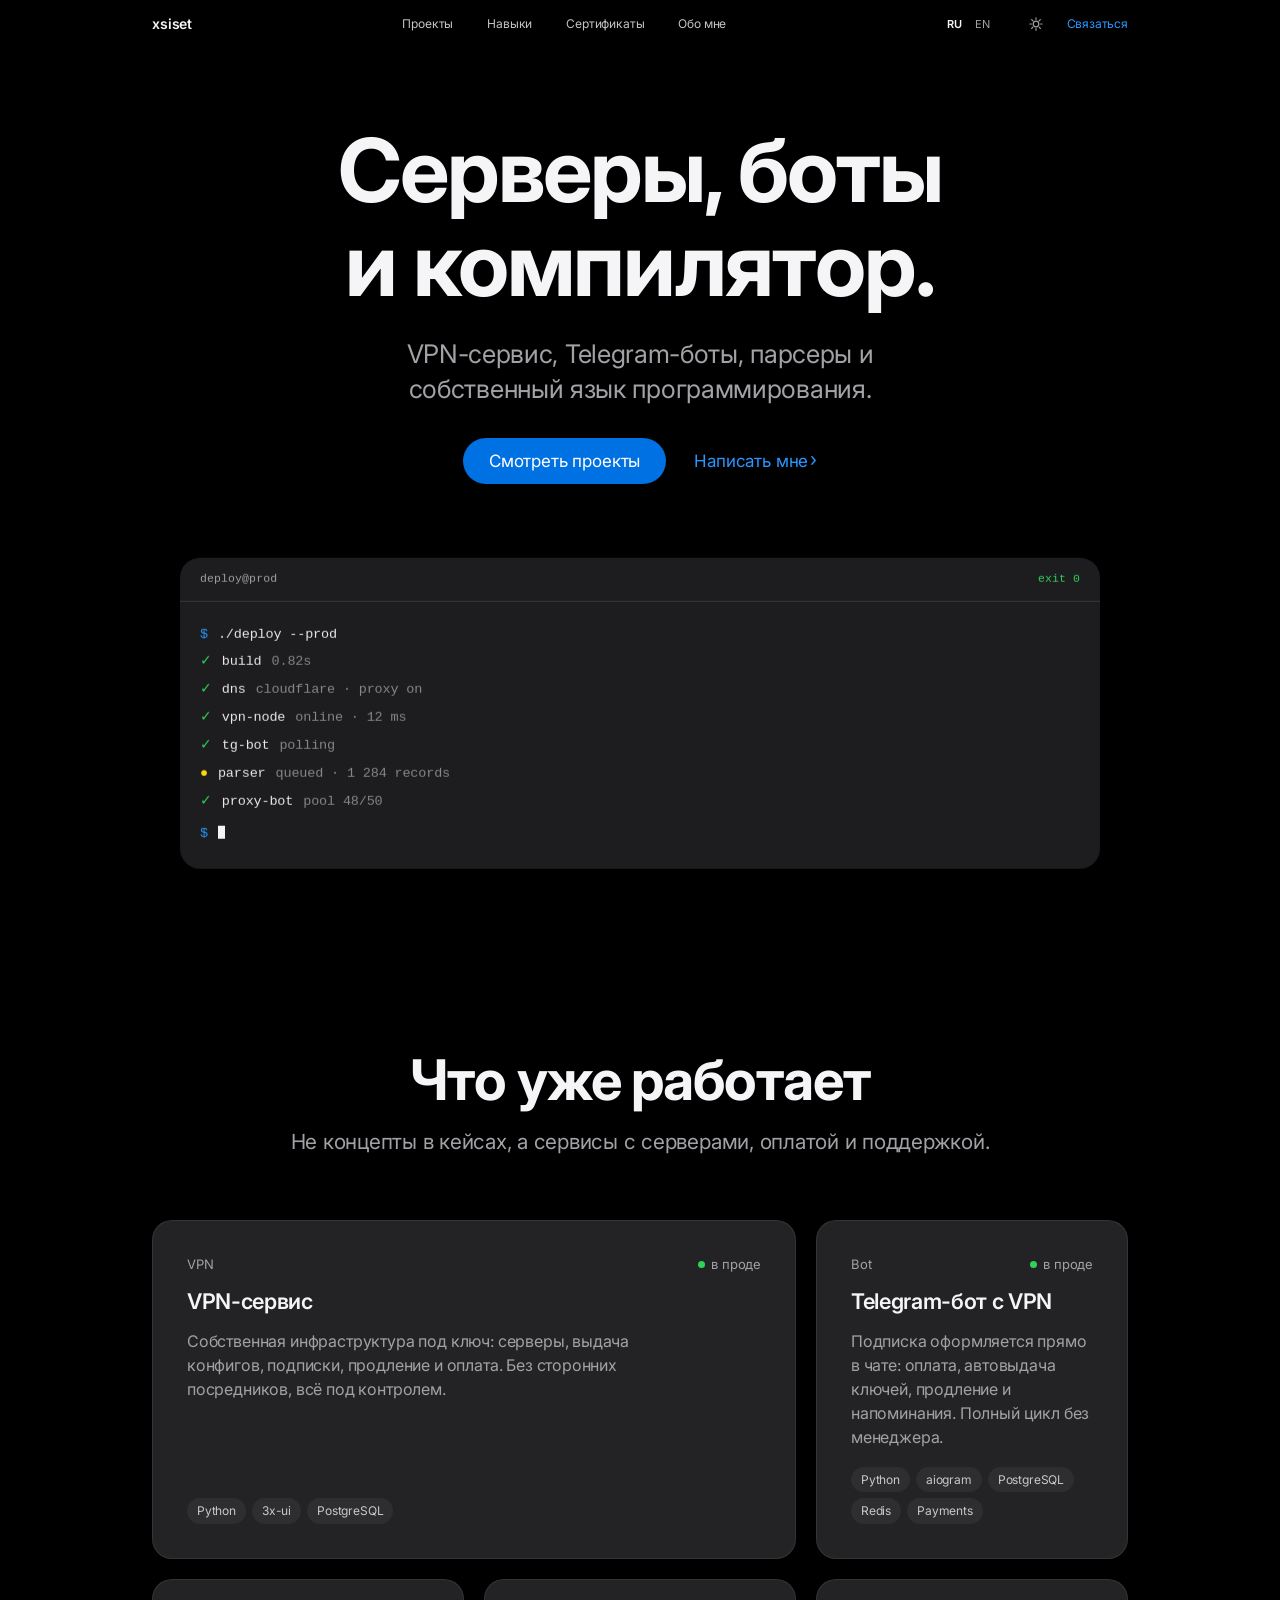
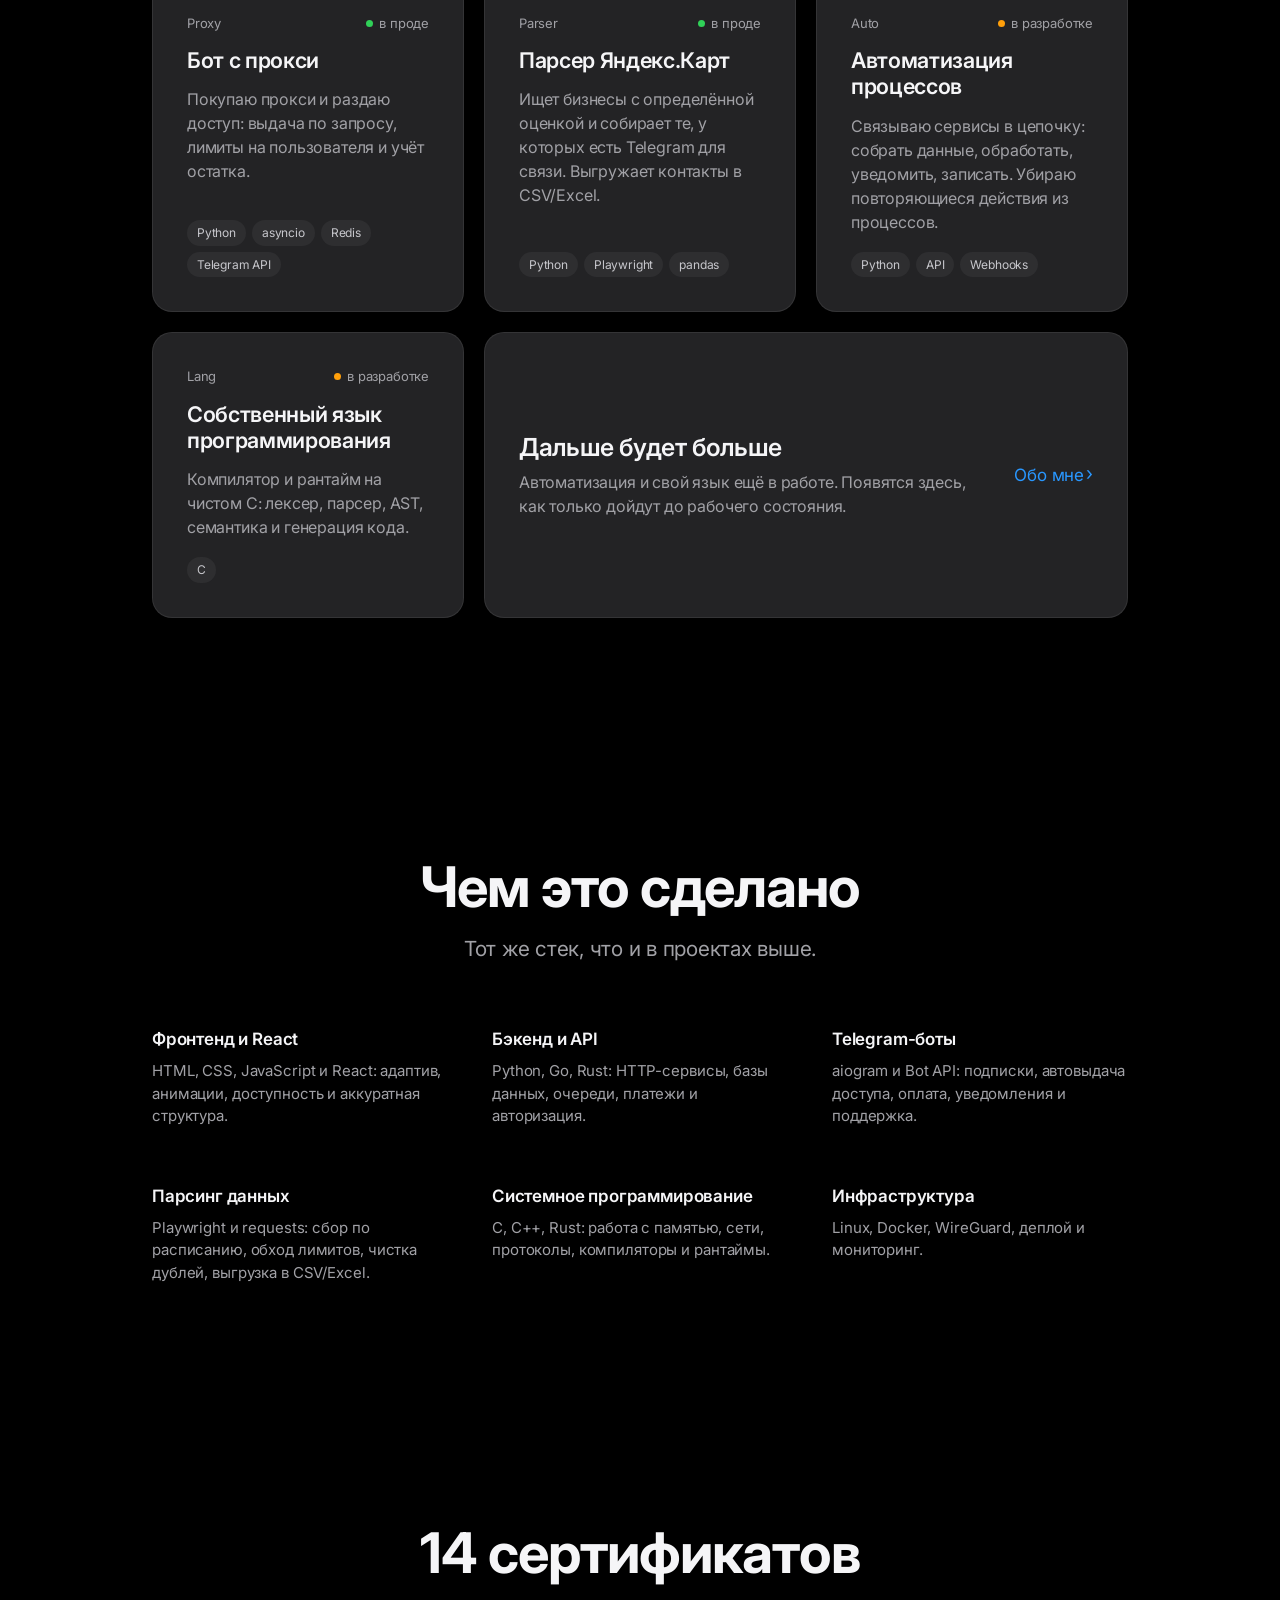
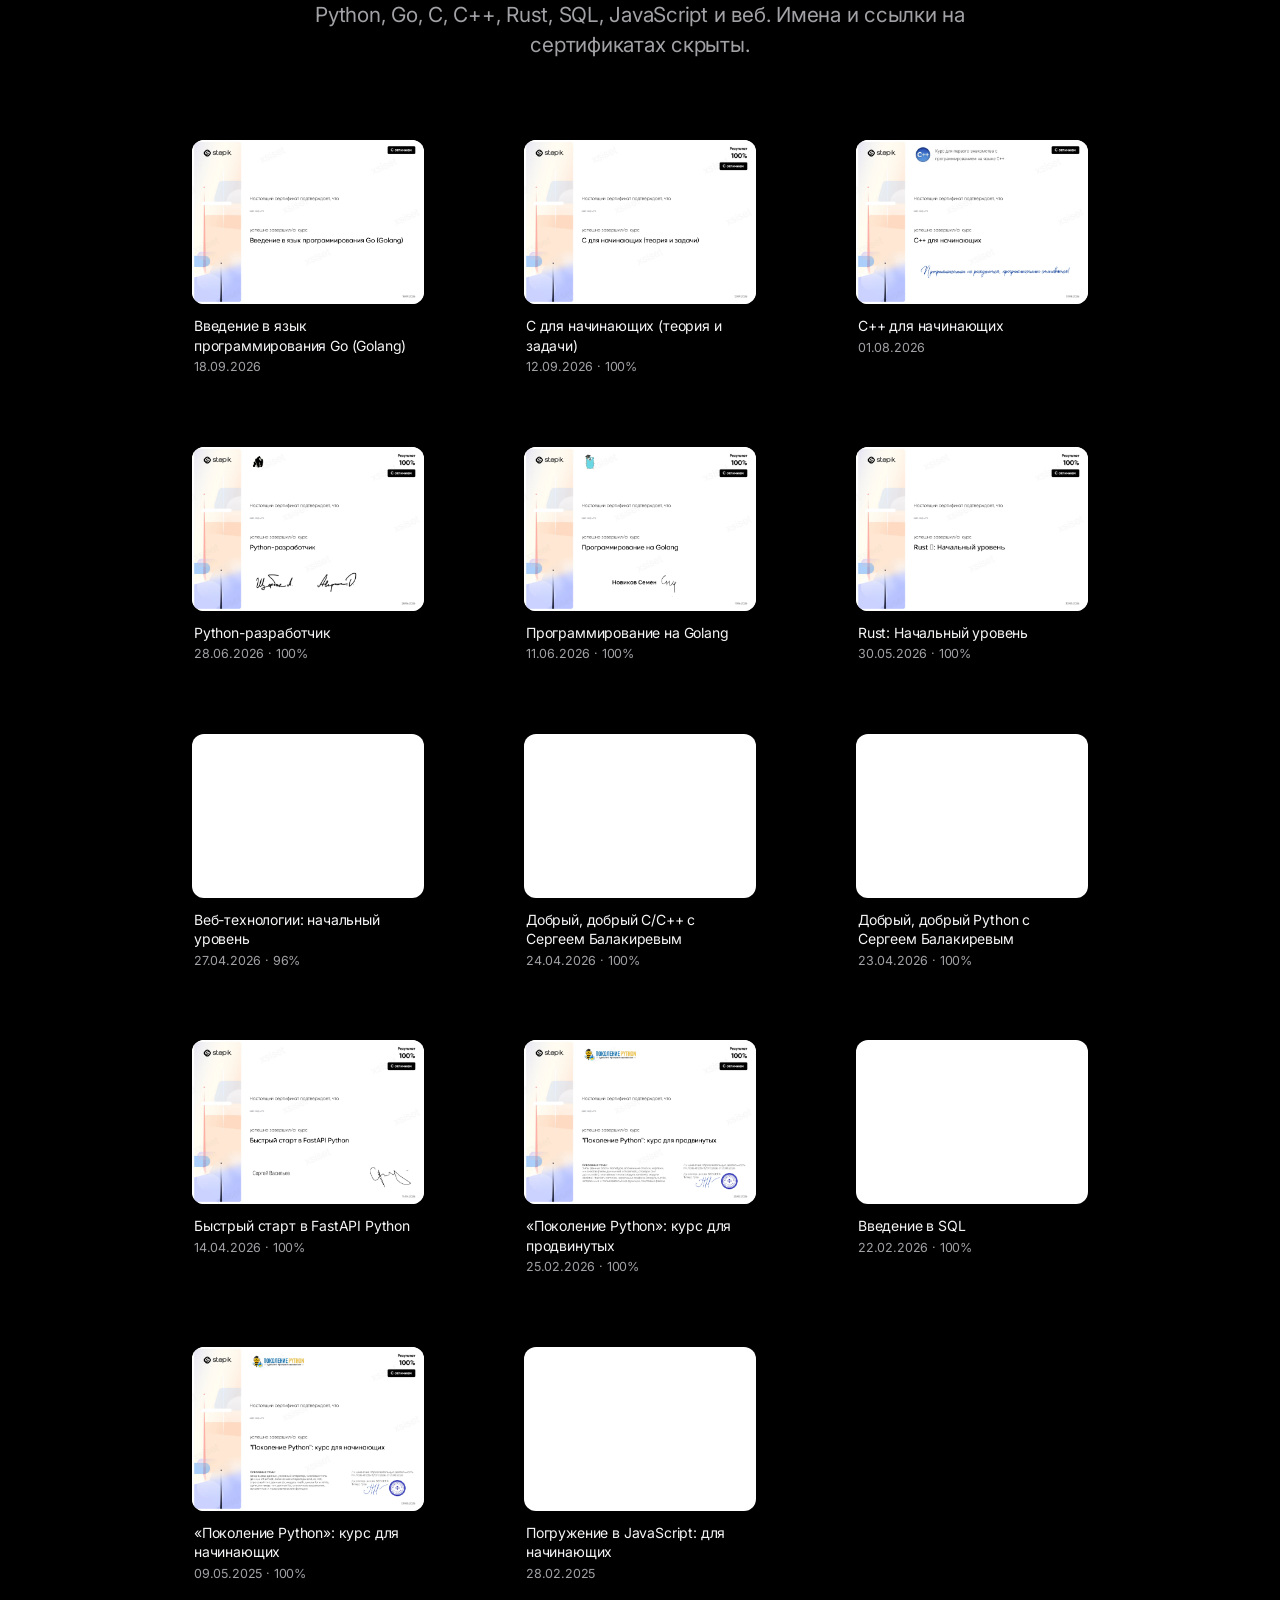
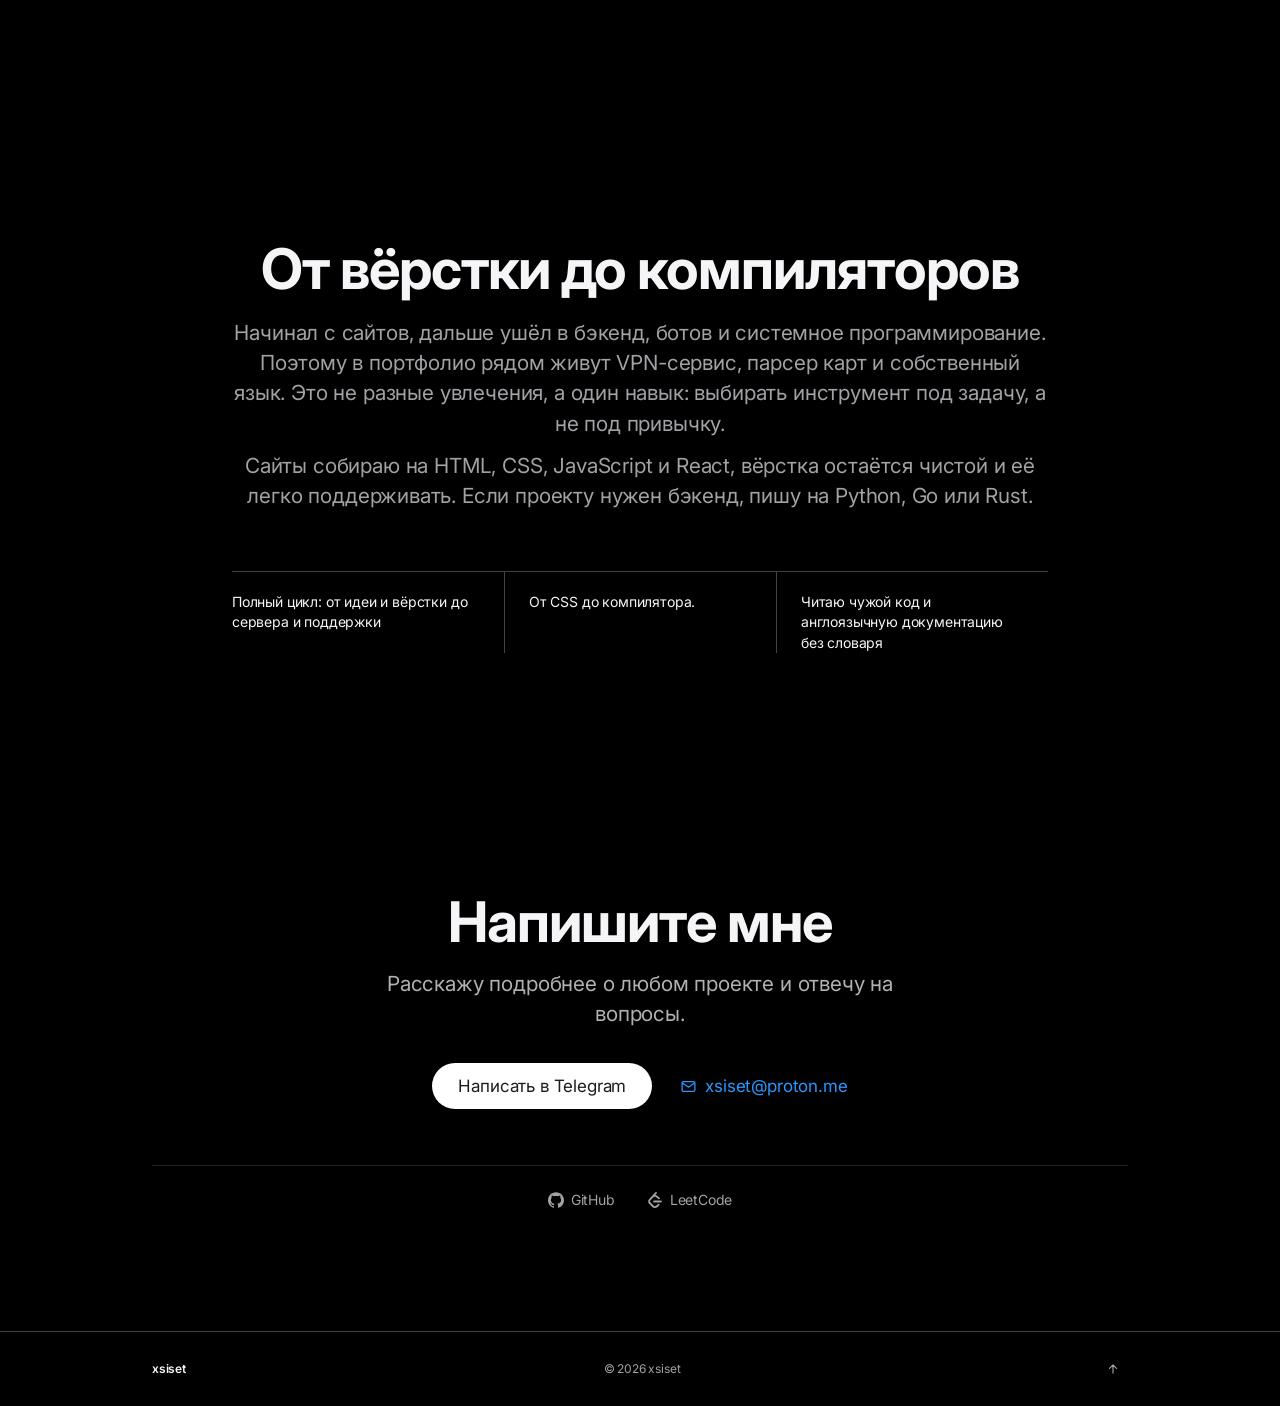
<file: index.html>
<!DOCTYPE html>
<html lang="ru">
<head>
<meta charset="UTF-8" />
<meta name="viewport" content="width=device-width, initial-scale=1" />
<title>xsiset · портфолио разработчика</title>
<meta name="description" content="Проекты и навыки разработчика: VPN-сервис, Telegram-боты, парсеры, автоматизация и собственный язык программирования. Python, Go, Rust, C, C++, JavaScript, React." />
<meta name="theme-color" content="#000000" />

<meta property="og:type" content="website" />
<meta property="og:site_name" content="xsiset" />
<meta property="og:title" content="xsiset · портфолио разработчика" />
<meta property="og:description" content="VPN-сервис, Telegram-боты, парсеры, автоматизация и собственный язык программирования. Python, Go, Rust, C, C++, JavaScript, React." />
<meta property="og:locale" content="ru_RU" />
<meta name="twitter:card" content="summary_large_image" />

<!-- После покупки домена: заменить example.com на свой и раскомментировать.
     Без абсолютного URL Telegram и соцсети превью не покажут.
<link rel="canonical" href="https://example.com/" />
<meta property="og:url" content="https://example.com/" />
<meta property="og:image" content="https://example.com/og-image.png" />
<meta property="og:image:width" content="1200" />
<meta property="og:image:height" content="630" />
<meta property="og:image:alt" content="xsiset: портфолио разработчика" />
<meta name="twitter:image" content="https://example.com/og-image.png" />
-->

<link rel="icon" href="data:image/svg+xml,%3Csvg xmlns='http://www.w3.org/2000/svg' viewBox='0 0 64 64'%3E%3Crect width='64' height='64' rx='14' fill='%23ffffff'/%3E%3Cpath d='M20 20l24 24M44 20L20 44' stroke='%231d1d1f' stroke-width='6' stroke-linecap='round' fill='none'/%3E%3C/svg%3E" />

<link rel="preconnect" href="https://fonts.googleapis.com" />
<link rel="preconnect" href="https://fonts.gstatic.com" crossorigin />
<link rel="stylesheet" href="https://fonts.googleapis.com/css2?family=Inter:wght@400;500;600;700&display=swap" />

<script>try{if(localStorage.getItem('xsiset-theme')==='light')document.documentElement.setAttribute('data-theme','light')}catch(e){}document.documentElement.className += ' js';setTimeout(function(){if(!document.documentElement.classList.contains('js-ready')){document.documentElement.classList.add('js-safe')}},2500);</script>
<link rel="stylesheet" href="style.css?v=20261031c" />
</head>
<body>

<a class="skip" href="#top" data-i18n="a11y.skip">К содержимому</a>

<!-- ================= HEADER ================= -->
<header class="hdr" id="hdr">
  <div class="wrap hdr__in">
    <a class="brand" href="#top">
      <span class="brand__text" data-i18n="brand">xsiset</span>
    </a>

    <nav class="nav" id="nav">
      <a href="#projects" data-i18n="nav.projects">Проекты</a>
      <a href="#skills" data-i18n="nav.skills">Навыки</a>
      <a href="#certs" data-i18n="nav.certs">Сертификаты</a>
      <a href="#about" data-i18n="nav.about">Обо мне</a>
    </nav>

    <div class="hdr__right">
      <div class="lang" role="group" aria-label="Язык" data-i18n-aria="aria.lang">
        <button type="button" class="lang__btn is-active" data-lang="ru" aria-pressed="true">RU</button>
        <button type="button" class="lang__btn" data-lang="en" aria-pressed="false">EN</button>
      </div>
      <button type="button" class="theme-btn" id="themeBtn" aria-label="Сменить тему" data-i18n-aria="aria.theme">
        <svg class="theme-btn__sun" viewBox="0 0 24 24" fill="none" stroke="currentColor" stroke-width="1.8" stroke-linecap="round" aria-hidden="true"><circle cx="12" cy="12" r="4.2"/><path d="M12 2.8v2.2M12 19v2.2M2.8 12H5M19 12h2.2M5.5 5.5l1.6 1.6M16.9 16.9l1.6 1.6M18.5 5.5l-1.6 1.6M7.1 16.9l-1.6 1.6"/></svg>
        <svg class="theme-btn__moon" viewBox="0 0 24 24" fill="none" stroke="currentColor" stroke-width="1.8" stroke-linecap="round" stroke-linejoin="round" aria-hidden="true"><path d="M20 14.2A8.2 8.2 0 0 1 9.8 4a8.2 8.2 0 1 0 10.2 10.2Z"/></svg>
      </button>
      <a class="hdr__cta" href="#contact" data-i18n="nav.cta">Связаться</a>
      <button type="button" class="burger" id="burger" aria-label="Меню" data-i18n-aria="aria.menu" aria-expanded="false" aria-controls="nav">
        <span></span><span></span>
      </button>
    </div>
  </div>
</header>

<main id="top" tabindex="-1">

<!-- ================= HERO ================= -->
<section class="hero">
  <div class="wrap">
    <h1 class="hero__title">
      <span class="hero__line"><span data-i18n="hero.t1">Серверы, боты</span></span>
      <span class="hero__line"><span data-i18n="hero.t2">и компилятор.</span></span>
    </h1>

    <p class="hero__tagline" data-i18n="hero.text">
      VPN-сервис, Telegram-боты, парсеры и собственный язык программирования.
    </p>

    <div class="hero__actions">
      <a class="btn btn--primary" href="#projects" data-i18n="hero.cta1">Смотреть проекты</a>
      <a class="link-cta" href="#contact" data-i18n="hero.cta2">Написать мне</a>
    </div>

    <div class="hero__visual">
      <div class="term" role="img" aria-label="Терминал с логом деплоя" data-i18n-aria="aria.term">
        <div class="term__bar">
          <span class="term__name">deploy@prod</span>
          <span class="term__state">exit 0</span>
        </div>
        <div class="term__body">
          <p><span class="c-p">$</span> ./deploy --prod</p>
          <p><span class="c-ok">✓</span> build <span class="c-mut">0.82s</span></p>
          <p><span class="c-ok">✓</span> dns <span class="c-mut">cloudflare · proxy on</span></p>
          <p><span class="c-ok">✓</span> vpn-node <span class="c-mut">online · 12 ms</span></p>
          <p><span class="c-ok">✓</span> tg-bot <span class="c-mut">polling</span></p>
          <p><span class="c-warn">●</span> parser <span class="c-mut">queued · 1 284 records</span></p>
          <p><span class="c-ok">✓</span> proxy-bot <span class="c-mut">pool 48/50</span></p>
          <p class="term__line"><span class="c-p">$</span> <span class="c-cursor" aria-hidden="true"></span></p>
        </div>
      </div>
    </div>
  </div>
</section>

<!-- ================= PROJECTS ================= -->
<section class="sec" id="projects">
  <div class="wrap">
    <header class="sec__head reveal">
      <h2 data-i18n="proj.title">Что уже работает</h2>
      <p class="lead" data-i18n="proj.text">
        Не концепты в кейсах, а сервисы с серверами, оплатой и поддержкой.
      </p>
    </header>

    <div class="card-grid">

      <!-- Featured -->
      <article class="card card--wide reveal">
        <div class="card__top">
          <span class="card__tag">VPN</span>
          <span class="status status--live"><i></i><span data-i18n="status.live">в проде</span></span>
        </div>
        <h3 data-i18n="p1.name">VPN-сервис</h3>
        <p data-i18n="p1.desc">
          Собственная инфраструктура под ключ: серверы, выдача конфигов, подписки, продление и оплата.
          Без сторонних посредников, всё под контролем.
        </p>
        <ul class="tags">
          <li>Python</li><li>3x-ui</li><li>PostgreSQL</li>
        </ul>
      </article>

      <article class="card reveal" style="--d:60ms">
        <div class="card__top">
          <span class="card__tag">Bot</span>
          <span class="status status--live"><i></i><span data-i18n="status.live">в проде</span></span>
        </div>
        <h3 data-i18n="p2.name">Telegram-бот с VPN</h3>
        <p data-i18n="p2.desc">
          Подписка оформляется прямо в чате: оплата, автовыдача ключей, продление и напоминания.
          Полный цикл без менеджера.
        </p>
        <ul class="tags"><li>Python</li><li>aiogram</li><li>PostgreSQL</li><li>Redis</li><li>Payments</li></ul>
      </article>

      <article class="card reveal">
        <div class="card__top">
          <span class="card__tag">Proxy</span>
          <span class="status status--live"><i></i><span data-i18n="status.live">в проде</span></span>
        </div>
        <h3 data-i18n="p3.name">Бот с прокси</h3>
        <p data-i18n="p3.desc">
          Покупаю прокси и раздаю доступ: выдача по запросу, лимиты на пользователя и учёт остатка.
        </p>
        <ul class="tags"><li>Python</li><li>asyncio</li><li>Redis</li><li>Telegram API</li></ul>
      </article>

      <article class="card reveal">
        <div class="card__top">
          <span class="card__tag">Parser</span>
          <span class="status status--live"><i></i><span data-i18n="status.live">в проде</span></span>
        </div>
        <h3 data-i18n="p4.name">Парсер Яндекс.Карт</h3>
        <p data-i18n="p4.desc">
          Ищет бизнесы с определённой оценкой и собирает те, у которых есть Telegram для связи.
          Выгружает контакты в CSV/Excel.
        </p>
        <ul class="tags"><li>Python</li><li>Playwright</li><li>pandas</li></ul>
      </article>

      <article class="card reveal" style="--d:60ms">
        <div class="card__top">
          <span class="card__tag">Auto</span>
          <span class="status status--dev"><i></i><span data-i18n="status.dev">в разработке</span></span>
        </div>
        <h3 data-i18n="p5.name">Автоматизация процессов</h3>
        <p data-i18n="p5.desc">
          Связываю сервисы в цепочку: собрать данные, обработать, уведомить, записать.
          Убираю повторяющиеся действия из процессов.
        </p>
        <ul class="tags"><li>Python</li><li>API</li><li>Webhooks</li></ul>
      </article>

      <article class="card reveal">
        <div class="card__top">
          <span class="card__tag">Lang</span>
          <span class="status status--dev"><i></i><span data-i18n="status.dev">в разработке</span></span>
        </div>
        <h3 data-i18n="p6.name">Собственный язык программирования</h3>
        <p data-i18n="p6.desc">
          Компилятор и рантайм на чистом C: лексер, парсер, AST, семантика и генерация кода.
        </p>
        <ul class="tags"><li>C</li></ul>
      </article>

      <article class="card card--cta reveal" style="--d:60ms">
        <div>
          <h3 data-i18n="proj.ctaTitle">Дальше будет больше</h3>
          <p data-i18n="proj.ctaText">Автоматизация и свой язык ещё в работе. Появятся здесь, как только дойдут до рабочего состояния.</p>
        </div>
        <a class="link-cta" href="#about" data-i18n="proj.ctaBtn">Обо мне</a>
      </article>

    </div>
  </div>
</section>

<!-- ================= SKILLS ================= -->
<section class="sec" id="skills">
  <div class="wrap">
    <header class="sec__head reveal">
      <h2 data-i18n="sk.title">Чем это сделано</h2>
      <p class="lead" data-i18n="sk.text">
        Тот же стек, что и в проектах выше.
      </p>
    </header>

    <div class="serv-grid">
      <article class="serv reveal">
        <h3 data-i18n="k1.t">Фронтенд и React</h3>
        <p data-i18n="k1.d">HTML, CSS, JavaScript и React: адаптив, анимации, доступность и аккуратная структура.</p>
      </article>
      <article class="serv reveal" style="--d:60ms">
        <h3 data-i18n="k2.t">Бэкенд и API</h3>
        <p data-i18n="k2.d">Python, Go, Rust: HTTP-сервисы, базы данных, очереди, платежи и авторизация.</p>
      </article>
      <article class="serv reveal" style="--d:120ms">
        <h3 data-i18n="k3.t">Telegram-боты</h3>
        <p data-i18n="k3.d">aiogram и Bot API: подписки, автовыдача доступа, оплата, уведомления и поддержка.</p>
      </article>
      <article class="serv reveal">
        <h3 data-i18n="k4.t">Парсинг данных</h3>
        <p data-i18n="k4.d">Playwright и requests: сбор по расписанию, обход лимитов, чистка дублей, выгрузка в CSV/Excel.</p>
      </article>
      <article class="serv reveal" style="--d:60ms">
        <h3 data-i18n="k5.t">Системное программирование</h3>
        <p data-i18n="k5.d">C, C++, Rust: работа с памятью, сети, протоколы, компиляторы и рантаймы.</p>
      </article>
      <article class="serv reveal" style="--d:120ms">
        <h3 data-i18n="k6.t">Инфраструктура</h3>
        <p data-i18n="k6.d">Linux, Docker, WireGuard, деплой и мониторинг.</p>
      </article>
    </div>
  </div>
</section>

<!-- ================= CERTIFICATES ================= -->
<section class="sec" id="certs">
  <div class="wrap">
    <header class="sec__head reveal">
      <h2 data-i18n="cert.title">14 сертификатов</h2>
      <p class="lead" data-i18n="cert.text">
        Python, Go, C, C++, Rust, SQL, JavaScript и веб. Имена и ссылки на сертификатах скрыты.
      </p>
    </header>

    <div class="cert-grid" id="certGrid">
      <figure class="cert-card reveal">
        <div class="cert-card__img">
          <img src="certs/cert-01.webp" alt="Сертификат: Введение в язык программирования Go (Golang)" width="1521" height="1075" loading="lazy" decoding="async" draggable="false">
          <span class="cert-card__shield" aria-hidden="true"></span>
        </div>
        <figcaption>
          <span class="cert-card__name">Введение в язык программирования Go (Golang)</span>
          <span class="cert-card__meta">18.09.2026</span>
        </figcaption>
      </figure>
      <figure class="cert-card reveal">
        <div class="cert-card__img">
          <img src="certs/cert-02.webp" alt="Сертификат: C для начинающих (теория и задачи)" width="1521" height="1075" loading="lazy" decoding="async" draggable="false">
          <span class="cert-card__shield" aria-hidden="true"></span>
        </div>
        <figcaption>
          <span class="cert-card__name">C для начинающих (теория и задачи)</span>
          <span class="cert-card__meta">12.09.2026 · 100%</span>
        </figcaption>
      </figure>
      <figure class="cert-card reveal">
        <div class="cert-card__img">
          <img src="certs/cert-03.webp" alt="Сертификат: C++ для начинающих" width="1521" height="1075" loading="lazy" decoding="async" draggable="false">
          <span class="cert-card__shield" aria-hidden="true"></span>
        </div>
        <figcaption>
          <span class="cert-card__name">C++ для начинающих</span>
          <span class="cert-card__meta">01.08.2026</span>
        </figcaption>
      </figure>
      <figure class="cert-card reveal">
        <div class="cert-card__img">
          <img src="certs/cert-04.webp" alt="Сертификат: Python-разработчик" width="1521" height="1075" loading="lazy" decoding="async" draggable="false">
          <span class="cert-card__shield" aria-hidden="true"></span>
        </div>
        <figcaption>
          <span class="cert-card__name">Python-разработчик</span>
          <span class="cert-card__meta">28.06.2026 · 100%</span>
        </figcaption>
      </figure>
      <figure class="cert-card reveal">
        <div class="cert-card__img">
          <img src="certs/cert-05.webp" alt="Сертификат: Программирование на Golang" width="1521" height="1075" loading="lazy" decoding="async" draggable="false">
          <span class="cert-card__shield" aria-hidden="true"></span>
        </div>
        <figcaption>
          <span class="cert-card__name">Программирование на Golang</span>
          <span class="cert-card__meta">11.06.2026 · 100%</span>
        </figcaption>
      </figure>
      <figure class="cert-card reveal">
        <div class="cert-card__img">
          <img src="certs/cert-06.webp" alt="Сертификат: Rust: Начальный уровень" width="1521" height="1075" loading="lazy" decoding="async" draggable="false">
          <span class="cert-card__shield" aria-hidden="true"></span>
        </div>
        <figcaption>
          <span class="cert-card__name">Rust: Начальный уровень</span>
          <span class="cert-card__meta">30.05.2026 · 100%</span>
        </figcaption>
      </figure>
      <figure class="cert-card reveal">
        <div class="cert-card__img">
          <img src="certs/cert-07.webp" alt="Сертификат: Веб-технологии: начальный уровень" width="1521" height="1075" loading="lazy" decoding="async" draggable="false">
          <span class="cert-card__shield" aria-hidden="true"></span>
        </div>
        <figcaption>
          <span class="cert-card__name">Веб-технологии: начальный уровень</span>
          <span class="cert-card__meta">27.04.2026 · 96%</span>
        </figcaption>
      </figure>
      <figure class="cert-card reveal">
        <div class="cert-card__img">
          <img src="certs/cert-08.webp" alt="Сертификат: Добрый, добрый C/C++ с Сергеем Балакиревым" width="1521" height="1075" loading="lazy" decoding="async" draggable="false">
          <span class="cert-card__shield" aria-hidden="true"></span>
        </div>
        <figcaption>
          <span class="cert-card__name">Добрый, добрый C/C++ с Сергеем Балакиревым</span>
          <span class="cert-card__meta">24.04.2026 · 100%</span>
        </figcaption>
      </figure>
      <figure class="cert-card reveal">
        <div class="cert-card__img">
          <img src="certs/cert-09.webp" alt="Сертификат: Добрый, добрый Python с Сергеем Балакиревым" width="1521" height="1075" loading="lazy" decoding="async" draggable="false">
          <span class="cert-card__shield" aria-hidden="true"></span>
        </div>
        <figcaption>
          <span class="cert-card__name">Добрый, добрый Python с Сергеем Балакиревым</span>
          <span class="cert-card__meta">23.04.2026 · 100%</span>
        </figcaption>
      </figure>
      <figure class="cert-card reveal">
        <div class="cert-card__img">
          <img src="certs/cert-10.webp" alt="Сертификат: Быстрый старт в FastAPI Python" width="1521" height="1075" loading="lazy" decoding="async" draggable="false">
          <span class="cert-card__shield" aria-hidden="true"></span>
        </div>
        <figcaption>
          <span class="cert-card__name">Быстрый старт в FastAPI Python</span>
          <span class="cert-card__meta">14.04.2026 · 100%</span>
        </figcaption>
      </figure>
      <figure class="cert-card reveal">
        <div class="cert-card__img">
          <img src="certs/cert-11.webp" alt="Сертификат: «Поколение Python»: курс для продвинутых" width="1521" height="1075" loading="lazy" decoding="async" draggable="false">
          <span class="cert-card__shield" aria-hidden="true"></span>
        </div>
        <figcaption>
          <span class="cert-card__name">«Поколение Python»: курс для продвинутых</span>
          <span class="cert-card__meta">25.02.2026 · 100%</span>
        </figcaption>
      </figure>
      <figure class="cert-card reveal">
        <div class="cert-card__img">
          <img src="certs/cert-12.webp" alt="Сертификат: Введение в SQL" width="1521" height="1075" loading="lazy" decoding="async" draggable="false">
          <span class="cert-card__shield" aria-hidden="true"></span>
        </div>
        <figcaption>
          <span class="cert-card__name">Введение в SQL</span>
          <span class="cert-card__meta">22.02.2026 · 100%</span>
        </figcaption>
      </figure>
      <figure class="cert-card reveal">
        <div class="cert-card__img">
          <img src="certs/cert-13.webp" alt="Сертификат: «Поколение Python»: курс для начинающих" width="1521" height="1075" loading="lazy" decoding="async" draggable="false">
          <span class="cert-card__shield" aria-hidden="true"></span>
        </div>
        <figcaption>
          <span class="cert-card__name">«Поколение Python»: курс для начинающих</span>
          <span class="cert-card__meta">09.05.2025 · 100%</span>
        </figcaption>
      </figure>
      <figure class="cert-card reveal">
        <div class="cert-card__img">
          <img src="certs/cert-14.webp" alt="Сертификат: Погружение в JavaScript: для начинающих" width="1521" height="1075" loading="lazy" decoding="async" draggable="false">
          <span class="cert-card__shield" aria-hidden="true"></span>
        </div>
        <figcaption>
          <span class="cert-card__name">Погружение в JavaScript: для начинающих</span>
          <span class="cert-card__meta">28.02.2025</span>
        </figcaption>
      </figure>
    </div>
  </div>
</section>

<!-- ================= ABOUT ================= -->
<section class="sec" id="about">
  <div class="wrap about">
    <div class="about__body reveal">
      <h2 data-i18n="about.title">От вёрстки до компиляторов</h2>
      <p data-i18n="about.text1">
        Начинал с сайтов, дальше ушёл в бэкенд, ботов и системное программирование. Поэтому в портфолио рядом
        живут VPN-сервис, парсер карт и собственный язык. Это не разные увлечения, а один навык:
        выбирать инструмент под задачу, а не под привычку.
      </p>
      <p data-i18n="about.text2">
        Сайты собираю на HTML, CSS, JavaScript и React, вёрстка остаётся чистой и её легко поддерживать.
        Если проекту нужен бэкенд, пишу на Python, Go или Rust.
      </p>

      <ul class="about__facts">
        <li><span data-i18n="about.f1">Полный цикл: от идеи и вёрстки до сервера и поддержки</span></li>
        <li><span data-i18n="about.f2">От CSS до компилятора.</span></li>
        <li><span data-i18n="about.f3">Читаю чужой код и англоязычную документацию без словаря</span></li>
      </ul>
    </div>
  </div>
</section>

<!-- ================= CONTACT ================= -->
<section class="sec sec--dark sec--contact" id="contact">
  <div class="wrap">
    <div class="cta reveal">
      <h2 data-i18n="cta.title">Напишите мне</h2>
      <p class="cta__text" data-i18n="cta.text">
        Расскажу подробнее о любом проекте и отвечу на вопросы.
      </p>

      <div class="cta__actions">
        <a class="btn btn--light" href="https://t.me/xsiset" target="_blank" rel="noopener" data-i18n="cta.tg">Написать в Telegram</a>
        <a class="cta__mail" id="mailBtn" href="mailto:xsiset@proton.me" data-email="xsiset@proton.me" aria-label="Скопировать адрес почты xsiset@proton.me" data-i18n-aria="aria.mail">
          <svg viewBox="0 0 24 24" fill="none" stroke="currentColor" stroke-width="1.8" stroke-linecap="round" stroke-linejoin="round" aria-hidden="true"><rect x="3" y="5" width="18" height="14" rx="2"/><path d="m3.5 7 8.5 6 8.5-6"/></svg>
          <span data-i18n="cta.mail">xsiset@proton.me</span>
        </a>
      </div>

      <p class="sr-only cta__status" id="mailStatus" role="status" aria-live="polite"></p>

      <p class="cta__links">
        <a href="https://github.com/yariktopprp-prog" target="_blank" rel="noopener">
          <svg viewBox="0 0 24 24" fill="currentColor" aria-hidden="true"><path d="M12 .297c-6.63 0-12 5.373-12 12 0 5.303 3.438 9.8 8.205 11.385.6.113.82-.258.82-.577 0-.285-.01-1.04-.015-2.04-3.338.724-4.042-1.61-4.042-1.61C4.422 18.07 3.633 17.7 3.633 17.7c-1.087-.744.084-.729.084-.729 1.205.084 1.838 1.236 1.838 1.236 1.07 1.835 2.809 1.305 3.495.998.108-.776.417-1.305.76-1.605-2.665-.3-5.466-1.332-5.466-5.93 0-1.31.465-2.38 1.235-3.22-.135-.303-.54-1.523.105-3.176 0 0 1.005-.322 3.3 1.23.96-.267 1.98-.399 3-.405 1.02.006 2.04.138 3 .405 2.28-1.552 3.285-1.23 3.285-1.23.645 1.653.24 2.873.12 3.176.765.84 1.23 1.91 1.23 3.22 0 4.61-2.805 5.625-5.475 5.92.42.36.81 1.096.81 2.22 0 1.606-.015 2.896-.015 3.286 0 .315.21.69.825.57C20.565 22.092 24 17.592 24 12.297c0-6.627-5.373-12-12-12"/></svg>
          <span>GitHub</span>
        </a>
        <a href="https://leetcode.com/u/Xsbnk/" target="_blank" rel="noopener">
          <svg viewBox="0 0 24 24" fill="currentColor" aria-hidden="true"><path d="M13.483 0a1.374 1.374 0 0 0-.961.438L7.116 6.226l-3.854 4.126a5.266 5.266 0 0 0-1.209 2.104 5.35 5.35 0 0 0-.125.513 5.527 5.527 0 0 0 .062 2.362 5.83 5.83 0 0 0 .349 1.017 5.938 5.938 0 0 0 1.271 1.818l4.277 4.193.039.038c2.248 2.165 5.852 2.133 8.063-.074l2.396-2.392c.54-.54.54-1.414.003-1.955a1.378 1.378 0 0 0-1.951-.003l-2.396 2.392a3.021 3.021 0 0 1-4.205.038l-.02-.019-4.276-4.193c-.652-.64-.972-1.469-.948-2.263a2.68 2.68 0 0 1 .066-.523 2.545 2.545 0 0 1 .619-1.164L9.13 8.114c1.058-1.134 3.204-1.27 4.43-.278l3.501 2.831c.593.48 1.461.387 1.94-.207a1.384 1.384 0 0 0-.207-1.943l-3.5-2.831c-.8-.647-1.766-1.045-2.774-1.202l2.015-2.158A1.384 1.384 0 0 0 13.483 0zm-2.866 12.815a1.38 1.38 0 0 0-1.38 1.382 1.38 1.38 0 0 0 1.38 1.382H20.79a1.38 1.38 0 0 0 1.38-1.382 1.38 1.38 0 0 0-1.38-1.382z"/></svg>
          <span>LeetCode</span>
        </a>
      </p>
    </div>
  </div>
</section>

</main>

<!-- ================= FOOTER ================= -->
<footer class="ftr">
  <div class="wrap ftr__in">
    <span class="ftr__brand">
      <span data-i18n="brand">xsiset</span>
    </span>
    <span class="ftr__copy" data-i18n="ftr.copy">© 2026 xsiset</span>
    <a class="ftr__up" href="#top" aria-label="Наверх" data-i18n-aria="aria.up">
      <svg viewBox="0 0 24 24" fill="none" stroke="currentColor" stroke-width="2" stroke-linecap="round" stroke-linejoin="round" aria-hidden="true"><path d="M12 19V5M6 11l6-6 6 6"/></svg>
    </a>
  </div>
</footer>

<!-- ================= LIGHTBOX ================= -->
<div class="lightbox" id="lightbox" role="dialog" aria-modal="true" aria-label="Просмотр сертификата" data-i18n-aria="aria.dialog" aria-hidden="true">
  <div class="lightbox__backdrop" aria-hidden="true"></div>
  <figure class="lightbox__fig">
    <img id="lbImg" alt="" draggable="false">
    <figcaption id="lbCap"></figcaption>
  </figure>
  <button type="button" class="lightbox__close" id="lbClose" aria-label="Закрыть" data-i18n-aria="aria.close">
    <svg viewBox="0 0 24 24" fill="none" stroke="currentColor" stroke-width="2" stroke-linecap="round" aria-hidden="true"><path d="M6 6l12 12M18 6L6 18"/></svg>
  </button>
</div>

<script src="script.js?v=20261031c"></script>
</body>
</html>
</file>
<file: style.css>
/* =========================================================
   xsiset: портфолио разработчика
   Язык apple.com: тёмная страница по умолчанию, один синий
   акцент, типографика и воздух вместо декора.
   Светлая тема — переключатель в шапке (html[data-theme="light"]).
   ========================================================= */

:root{
  color-scheme: dark;

  --bg:             #000000;
  --card:           #232325;   /* карточки: чуть светлее чёрного фона */
  --chip:           #2e2e30;
  --chip-ink:       #c7c7cc;
  --ink:            #f5f5f7;
  --muted:          #a1a1a6;
  --muted-2:        #86868b;
  --rule:           #424245;
  --card-line:      rgba(255,255,255,.08);
  --nav-bg:         rgba(0,0,0,.72);
  --nav-solid:      rgba(0,0,0,.94);
  --nav-line:       rgba(255,255,255,.14);
  --hover:          rgba(255,255,255,.08);
  --shadow:         0 2px 12px rgba(0,0,0,.5);
  --shadow-hover:   0 18px 40px rgba(0,0,0,.65);
  --footer-bg:      #000000;
  --term-bg:        #1d1d1f;
  --term-line:      rgba(255,255,255,.12);

  --blue:           #0071e3;
  --blue-hover:     #0077ed;
  --blue-text:      #2997ff;
  --blue-text-hover:#6bb6ff;
  --focus:          #2997ff;
  --green:          #30d158;
  --orange:         #ff9f0a;

  /* фиксированные цвета: не переворачиваются вместе с темой */
  --white:          #ffffff;

  --radius:     20px;
  --wrap:       1020px;

  --font: -apple-system, BlinkMacSystemFont, "SF Pro Text", "SF Pro Display",
          "Inter", "Segoe UI", "Helvetica Neue", Arial, sans-serif;
  --mono: ui-monospace, "SF Mono", "Cascadia Code", Consolas, monospace;

  --ease: cubic-bezier(.28,.11,.32,1);
}

html[data-theme="light"]{
  color-scheme: light;

  --bg:             #ffffff;
  --card:           #ffffff;
  --chip:           #f5f5f7;
  --chip-ink:       #6e6e73;
  --ink:            #1d1d1f;
  --muted:          #6e6e73;
  --muted-2:        #86868b;
  --rule:           #d2d2d7;
  --card-line:      rgba(0,0,0,.08);
  --nav-bg:         rgba(255,255,255,.72);
  --nav-solid:      rgba(255,255,255,.94);
  --nav-line:       rgba(0,0,0,.08);
  --hover:          rgba(0,0,0,.05);
  --shadow:         0 1px 2px rgba(0,0,0,.04), 0 10px 30px rgba(0,0,0,.05);
  --shadow-hover:   0 18px 44px rgba(0,0,0,.10);
  --footer-bg:      #ffffff;
  --term-bg:        #1d1d1f;
  --term-line:      rgba(255,255,255,.12);

  --blue-text:      #0066cc;
  --blue-text-hover:#0077ed;
  --focus:          #0071e3;
  --green:          #34c759;

}

*,*::before,*::after{ box-sizing:border-box; }

html{
  scroll-behavior:smooth;
  scroll-padding-top:72px;
  -webkit-text-size-adjust:100%;
  background:var(--bg);
}

body{
  margin:0;
  background:var(--bg);
  color:var(--ink);
  font-family:var(--font);
  font-size:17px;
  line-height:1.47;
  letter-spacing:-.01em;
  -webkit-font-smoothing:antialiased;
  -moz-osx-font-smoothing:grayscale;
  overflow-x:hidden;
}

img,svg{ display:block; max-width:100%; }
a{ color:inherit; text-decoration:none; }
h1,h2,h3,h4,p,dl,dd,ol,ul{ margin:0; }
ol,ul{ list-style:none; padding:0; }
button{ font:inherit; color:inherit; background:none; border:0; cursor:pointer; }

::selection{ background:rgba(41,151,255,.35); }

:focus-visible{
  outline:2px solid var(--focus);
  outline-offset:3px;
  border-radius:4px;
}

.wrap{
  width:100%;
  max-width:var(--wrap);
  margin-inline:auto;
  padding-inline:22px;
}

/* ------------------------- утилиты ------------------------- */

.sr-only{
  position:absolute;
  width:1px; height:1px;
  margin:-1px; padding:0;
  overflow:hidden;
  clip:rect(0 0 0 0);
  white-space:nowrap;
  border:0;
}

.skip{
  position:fixed;
  top:10px;
  left:10px;
  z-index:120;
  padding:10px 16px;
  border-radius:8px;
  background:var(--ink);
  color:var(--bg);
  font-size:14px;
  font-weight:500;
  transform:translateY(-160%);
  transition:transform .2s var(--ease);
}
.skip:focus{ transform:none; }

/* ссылка-действие с шевроном */
.link-cta{
  display:inline-flex;
  align-items:center;
  gap:2px;
  font-size:17px;
  white-space:nowrap;
  color:var(--blue-text);
  transition:color .2s ease;
}
.link-cta::after{ content:"›"; font-size:1.1em; line-height:1; transform:translateY(-.04em); }
.link-cta:hover{ color:var(--blue-text-hover); text-decoration:underline; text-underline-offset:3px; }

.link-cta--dark{ color:var(--blue-text); }
.link-cta--dark:hover{ color:var(--blue-text-hover); }

/* ------------------------- кнопки ------------------------- */

.btn{
  display:inline-flex;
  align-items:center;
  justify-content:center;
  gap:8px;
  height:46px;
  padding:0 26px;
  border-radius:980px;
  font-size:17px;
  font-weight:400;
  white-space:nowrap;
  transition:background-color .2s ease, color .2s ease, transform .2s ease;
}
.btn svg{ width:17px; height:17px; flex:none; }

.btn--primary{
  background:var(--blue);
  color:var(--white);
}
.btn--primary:hover{ background:var(--blue-hover); }
.btn--primary:active{ transform:scale(.98); }

/* кнопка на тёмной секции: белая и в обеих темах */
.btn--light{
  background:var(--white);
  color:#1d1d1f;
}
.btn--light:hover{ background:#f5f5f7; }
.btn--light:active{ transform:scale(.98); }

.btn--sm{ height:30px; padding:0 14px; font-size:12px; }
.btn--lg{ height:52px; padding:0 30px; font-size:19px; }

/* ------------------------- шапка ------------------------- */

.hdr{
  position:sticky;
  top:0;
  z-index:60;
  border-bottom:1px solid transparent;
  transition:backdrop-filter .3s ease;
}
.hdr.is-scrolled{
  background:var(--nav-bg);
  backdrop-filter:saturate(180%) blur(20px);
  -webkit-backdrop-filter:saturate(180%) blur(20px);
  border-bottom-color:var(--nav-line);
}

.hdr__in{
  display:flex;
  align-items:center;
  gap:28px;
  height:48px;
}

.brand{
  display:inline-flex;
  align-items:center;
  gap:7px;
  font-size:14px;
  font-weight:600;
  letter-spacing:-.01em;
  flex:none;
}

.nav{
  display:flex;
  align-items:center;
  gap:34px;
  margin-inline:auto;
  font-size:12px;
}
.nav a{
  color:var(--ink);
  opacity:.8;
  transition:opacity .15s ease;
}
.nav a:hover{ opacity:1; }

.hdr__right{
  display:flex;
  align-items:center;
  gap:20px;
  flex:none;
}

.lang{
  display:inline-flex;
  align-items:center;
  gap:2px;
  padding:3px 5px;
  border-radius:980px;
  background:var(--bg);   /* плотная подложка: стекло шапки не ломает контраст */
  font-size:11px;
}
.lang__btn{
  display:grid;
  place-items:center;
  min-width:26px;
  height:24px;
  padding:0 5px;
  color:var(--muted);
  transition:color .15s ease;
}
.lang__btn:hover{ color:var(--ink); }
.lang__btn.is-active{ color:var(--ink); font-weight:600; }

.hdr__cta{
  font-size:12px;
  color:var(--blue-text);
  transition:color .15s ease;
}
.hdr__cta:hover{ color:var(--blue-text-hover); }

.theme-btn{
  width:30px; height:30px;
  margin-right:-4px;
  display:grid;
  place-items:center;
  border-radius:50%;
  color:var(--muted);
  transition:color .2s ease, background-color .2s ease;
}
.theme-btn:hover{ color:var(--ink); background:var(--hover); }
.theme-btn svg{ width:16px; height:16px; }
.theme-btn .theme-btn__moon{ display:none; }
html[data-theme="light"] .theme-btn .theme-btn__moon{ display:block; }
html[data-theme="light"] .theme-btn .theme-btn__sun{ display:none; }

.burger{
  display:none;
  width:34px; height:34px;
  position:relative;
}
.burger span{
  position:absolute;
  left:8px;
  width:18px; height:1.5px;
  background:var(--ink);
  transition:transform .25s var(--ease), opacity .2s;
}
.burger span:nth-child(1){ top:13px; }
.burger span:nth-child(2){ top:19px; }
.burger.is-open span:nth-child(1){ transform:translateY(3px) rotate(45deg); }
.burger.is-open span:nth-child(2){ transform:translateY(-3px) rotate(-45deg); }

/* ------------------------- hero ------------------------- */

.hero{
  padding:76px 0 72px;
  text-align:center;
}

.hero__title{
  font-size:clamp(2.75rem, 7vw, 5.5rem);
  font-weight:700;
  line-height:1.03;
  letter-spacing:-.022em;
  margin-inline:auto;
  max-width:15ch;
  text-wrap:balance;
}
.hero__line{ display:block; overflow:hidden; padding-bottom:.04em; }
.hero__line > span{
  display:block;
  transform:translateY(112%);
  animation:lineUp 1s var(--ease) forwards;
}
.hero__line:nth-child(2) > span{ animation-delay:.09s; }
@keyframes lineUp{ to{ transform:none; } }

.hero__tagline{
  margin:24px auto 0;
  max-width:34ch;
  font-size:clamp(1.15rem, 2.2vw, 1.6rem);
  line-height:1.35;
  color:var(--muted);
  letter-spacing:-.012em;
  opacity:0;
  animation:fadeIn .8s var(--ease) .45s forwards;
}
.hero__tagline span{ display:block; }

.hero__actions{
  margin-top:32px;
  display:flex;
  align-items:center;
  justify-content:center;
  flex-wrap:wrap;
  gap:14px 28px;
  opacity:0;
  animation:fadeIn .8s var(--ease) .6s forwards;
}
@keyframes fadeIn{ to{ opacity:1; } }

.hero__visual{
  margin:64px auto 0;
  max-width:920px;
  will-change:transform;
}
.hero__visual .term{
  box-shadow:
    0 2px 6px rgba(0,0,0,.35),
    0 34px 70px -20px rgba(0,0,0,.9);
}
.hero__visual .term{ animation:float 9s ease-in-out infinite; }
@keyframes float{
  0%,100%{ transform:translateY(0); }
  50%     { transform:translateY(-6px); }
}

/* терминал: настоящий лог, а не декорация */
.term{
  border-radius:var(--radius);
  overflow:hidden;
  background:var(--term-bg);
  color:#f5f5f7;
  font-family:var(--mono);
  font-size:13.5px;
  line-height:1.62;
  text-align:left;
}
.term__bar{
  display:flex;
  align-items:center;
  justify-content:space-between;
  gap:12px;
  padding:12px 20px;
  border-bottom:1px solid var(--term-line);
  color:var(--muted-2);
  font-size:11.5px;
  letter-spacing:.01em;
}
.term__name{ color:#a1a1a6; }
.term__state{ color:var(--green); }
.term__body{
  padding:22px 20px 24px;
  display:grid;
  gap:6px;
}
.term__body p{
  display:flex;
  align-items:baseline;
  gap:10px;
  flex-wrap:wrap;
  color:#e8e8ed;
}
.c-p{ color:var(--blue-text); }
.c-ok{ color:var(--green); }
.c-warn{ color:#ffd60a; }
.c-mut{ color:var(--muted-2); }

.term__line{ margin-top:4px; }
.c-cursor{
  display:inline-block;
  width:7px; height:13px;
  background:#f5f5f7;
  animation:blink 1.1s steps(1) infinite;
  transform:translateY(2px);
}
@keyframes blink{ 50%{ opacity:0; } }

/* ------------------------- секции ------------------------- */

.sec{
  padding:120px 0;
}

.sec__head{
  max-width:720px;
  margin:0 auto 64px;
  text-align:center;
}
.sec__head h2{
  font-size:clamp(2.15rem, 4.6vw, 3.5rem);
  font-weight:700;
  line-height:1.07;
  letter-spacing:-.018em;
  text-wrap:balance;
}
.sec__head h2 + .lead{ margin-top:16px; }
.lead{
  font-size:clamp(1.05rem, 1.8vw, 1.3rem);
  line-height:1.42;
  color:var(--muted);
  letter-spacing:-.012em;
  text-wrap:pretty;
}

/* ------------------------- проекты ------------------------- */

.card-grid{
  display:grid;
  grid-template-columns:repeat(3,1fr);
  gap:20px;
}

.card{
  display:flex;
  flex-direction:column;
  gap:14px;
  padding:34px;
  border-radius:var(--radius);
  background:var(--card);
  border:1px solid var(--card-line);
  box-shadow:var(--shadow);
  transition:transform .4s var(--ease), box-shadow .4s var(--ease), border-color .4s var(--ease);
}
.card:hover{
  transform:translateY(-4px);
  box-shadow:var(--shadow-hover);
  border-color:var(--nav-line);
}

.card--wide{ grid-column:span 2; }
.card--wide h3{ font-size:1.85rem; }
.card--wide p{ max-width:52ch; }

.card__top{
  display:flex;
  align-items:center;
  justify-content:space-between;
  gap:12px;
}
.card__tag{
  font-size:13px;
  color:var(--muted);
}
.status{
  display:inline-flex;
  align-items:center;
  gap:6px;
  font-size:13px;
  color:var(--muted);
  white-space:nowrap;
}
.status i{
  width:7px; height:7px;
  border-radius:50%;
  flex:none;
  background:currentColor;
}
.status--live i{ background:var(--green); }
.status--dev i{ background:var(--orange); }

.card h3{
  font-size:1.35rem;
  font-weight:600;
  line-height:1.22;
  letter-spacing:-.015em;
}
.card p{
  color:var(--muted);
  font-size:16px;
  line-height:1.5;
}

.tags{
  display:flex;
  flex-wrap:wrap;
  gap:6px;
  margin-top:auto;
  padding-top:4px;
}
.tags li{
  font-size:12px;
  color:var(--chip-ink);
  padding:4px 10px;
  border-radius:980px;
  background:var(--chip);
}

.card--cta{
  grid-column:span 2;
  flex-direction:row;
  align-items:center;
  justify-content:space-between;
  gap:32px;
  background:var(--card);
}
.card--cta > div{ max-width:52ch; }
.card--cta h3{ font-size:1.55rem; margin-bottom:8px; }
.card--cta p{ font-size:16px; }

/* ------------------------- навыки ------------------------- */

.serv-grid{
  display:grid;
  grid-template-columns:repeat(3,1fr);
  gap:56px 44px;
}
.serv h3{
  font-size:17px;
  font-weight:600;
  letter-spacing:-.01em;
}
.serv p{
  margin-top:8px;
  font-size:15px;
  line-height:1.5;
  color:var(--muted);
  letter-spacing:-.008em;
}

/* ------------------------- сертификаты ------------------------- */

.cert-grid{
  display:grid;
  grid-template-columns:repeat(3,1fr);
  gap:36px 20px;
}
.cert-card{
  display:flex;
  flex-direction:column;
  gap:12px;
}
.cert-card__img{
  position:relative;
  border-radius:12px;
  overflow:hidden;
  background:var(--white);
  box-shadow:var(--shadow);
  transition:box-shadow .4s var(--ease);
}
.cert-card:hover .cert-card__img{
  box-shadow:var(--shadow-hover);
}
.cert-card__img:focus-visible{
  outline:2px solid var(--focus);
  outline-offset:3px;
}
.cert-card__img img{
  display:block;
  width:100%;
  height:auto;
  pointer-events:none;
  user-select:none;
  -webkit-user-select:none;
  -webkit-user-drag:none;
  -webkit-touch-callout:none;
}
/* прозрачный слой: перехватывает правый клик и долгое нажатие по картинке */
.cert-card__shield{
  position:absolute;
  inset:0;
  cursor:zoom-in;
  -webkit-touch-callout:none;
  user-select:none;
}
.cert-card figcaption{ padding-inline:2px; }
.cert-card__name{
  display:block;
  font-size:14px;
  line-height:1.4;
  color:var(--ink);
}
.cert-card__meta{
  display:block;
  margin-top:3px;
  font-size:12.5px;
  color:var(--muted);
}

/* ------------------------- обо мне ------------------------- */

.about{
  max-width:860px;
  text-align:center;
}
.about__body h2{
  font-size:clamp(2.15rem, 4.6vw, 3.5rem);
  font-weight:700;
  line-height:1.07;
  letter-spacing:-.018em;
  text-wrap:balance;
}
.about__body p{
  margin:18px auto 0;
  max-width:64ch;
  font-size:clamp(1.05rem, 1.8vw, 1.3rem);
  line-height:1.45;
  color:var(--muted);
}
.about__body p + p{ margin-top:12px; }

.about__facts{
  display:grid;
  grid-template-columns:repeat(3,1fr);
  gap:0;
  margin-top:60px;
  text-align:left;
}
.about__facts li{
  padding:20px 24px 0 0;
  border-top:1px solid var(--rule);
  font-size:14px;
  line-height:1.45;
  color:var(--ink);
}
.about__facts li + li{ padding-left:24px; }
.about__facts li + li{ border-left:1px solid var(--rule); }

/* ------------------------- контакт ------------------------- */

.sec--dark .lead{ color:rgba(245,245,247,.72); }

.cta{
  text-align:center;
}
.cta h2{
  font-size:clamp(2.15rem, 4.6vw, 3.5rem);
  font-weight:700;
  line-height:1.07;
  letter-spacing:-.018em;
}
.cta__text{
  margin:16px auto 0;
  max-width:46ch;
  font-size:clamp(1.05rem, 1.8vw, 1.3rem);
  line-height:1.45;
  color:rgba(245,245,247,.72);
}
.cta__actions{
  margin-top:34px;
  display:flex;
  align-items:center;
  justify-content:center;
  flex-wrap:wrap;
  gap:14px 28px;
}
.cta__mail svg{ width:17px; height:17px; flex:none; }

.cta__links{
  margin-top:56px;
  padding-top:24px;
  border-top:1px solid rgba(255,255,255,.14);
  display:flex;
  justify-content:center;
  flex-wrap:wrap;
  gap:12px 32px;
}
.cta__links a{
  display:inline-flex;
  align-items:center;
  gap:7px;
  font-size:14px;
  color:#a1a1a6;
  transition:color .2s ease;
}
.cta__links a:hover{ color:#f5f5f7; }
.cta__links svg{ width:16px; height:16px; flex:none; }

.cta__mail{
  display:inline-flex;
  align-items:center;
  gap:8px;
  font-size:17px;
  color:#2997ff;
  transition:color .2s ease;
}
.cta__mail:hover{ color:#6bb6ff; text-decoration:underline; text-underline-offset:3px; }
.cta__mail.is-copied{ color:var(--green); }

.cta__status{
  color:#2997ff;
  font-size:14px;
  line-height:1.5;
}
.cta__status.is-shown{
  position:static;
  width:auto;
  height:auto;
  margin:18px 0 0;
  overflow:visible;
  clip:auto;
  white-space:normal;
}

/* в светлой теме контакт — часть белой страницы, без длинной тёмной плашки */
html[data-theme="light"] .cta__text{ color:var(--muted); }
html[data-theme="light"] .cta__links{ border-top-color:var(--rule); }
html[data-theme="light"] .cta__links a{ color:var(--muted); }
html[data-theme="light"] .cta__links a:hover{ color:var(--ink); }
html[data-theme="light"] .cta__mail{ color:var(--blue-text); }
html[data-theme="light"] .cta__mail:hover{ color:var(--blue-text-hover); }
html[data-theme="light"] .cta__status{ color:var(--blue-text); }
html[data-theme="light"] .sec--dark .btn--light{
  background:var(--blue);
  color:var(--white);
}
html[data-theme="light"] .sec--dark .btn--light:hover{ background:var(--blue-hover); }
html[data-theme="light"] .sec--dark .btn--light:active{ background:#0069d2; }

/* ------------------------- футер ------------------------- */

.ftr{
  background:var(--footer-bg);
  border-top:1px solid var(--rule);
}
/* в светлой теме подвал белый и стыкуется с тёмным контактом: линейка не нужна */
html[data-theme="light"] .ftr{
  background:#ffffff;
  border-top-color:transparent;
}
.ftr__in{
  display:flex;
  align-items:center;
  gap:18px;
  padding-block:22px;
  font-size:12px;
  color:var(--muted);
}
.ftr__brand{
  display:inline-flex;
  align-items:center;
  gap:7px;
  font-weight:600;
  color:var(--ink);
}
.ftr__copy{ margin-inline:auto; }
.ftr__up{
  width:30px; height:30px;
  display:grid; place-items:center;
  border-radius:50%;
  color:var(--muted);
  transition:color .2s ease, background-color .2s ease;
}
.ftr__up:hover{ color:var(--ink); background:var(--hover); }
.ftr__up svg{ width:14px; height:14px; }

/* ------------------------- появление ------------------------- */

html.js .reveal{
  transition:opacity .7s ease, transform .7s var(--ease);
  transition-delay:var(--d, 0ms);
}
html.js .reveal:not(.is-in){
  opacity:0;
  transform:translateY(22px);
}
html.js .reveal.is-in{
  opacity:1;
  transform:none;
}
html.js .reveal.is-settled{ transition:none; opacity:1 !important; transform:none !important; }

/* страховка, если script.js не загрузился */
html.js-safe .reveal{ opacity:1 !important; transform:none !important; }

/* герой уже анимирован на загрузке */
.hero .reveal:not(.is-in){ opacity:1; transform:none; }

/* ------------------------- лайтбокс ------------------------- */

.lightbox{
  position:fixed;
  inset:0;
  z-index:100;
  display:none;
  place-items:center;
  padding:clamp(16px, 3vw, 40px);
  background:rgba(0,0,0,.82);
  backdrop-filter:blur(14px);
  -webkit-backdrop-filter:blur(14px);
  overscroll-behavior:contain;
}
.lightbox.is-open{ display:grid; }

@keyframes lbPop{
  from{ transform:scale(.98); opacity:.6; }
  to{ transform:none; opacity:1; }
}

.lightbox__backdrop{ position:absolute; inset:0; }

.lightbox__fig{
  position:relative;
  display:flex;
  flex-direction:column;
  gap:14px;
  width:100%;
  max-width:min(1240px, 96vw);
  animation:lbPop .28s var(--ease) both;
}
@media (prefers-reduced-motion:reduce){
  .lightbox__fig{ animation:none; }
}

.lightbox__fig img{
  width:auto;
  max-width:100%;
  max-height:78vh;
  margin-inline:auto;
  border-radius:8px;
  background:var(--white);
  box-shadow:0 40px 90px -40px rgba(0,0,0,.8);
  pointer-events:none;
  user-select:none;
  -webkit-user-select:none;
  -webkit-user-drag:none;
  -webkit-touch-callout:none;
}
.lightbox__fig figcaption{
  font-size:13px;
  color:#a1a1a6;
  text-align:center;
  line-height:1.4;
}

.lightbox__close{
  position:absolute;
  top:18px;
  right:18px;
  z-index:2;
  width:38px;
  height:38px;
  display:grid;
  place-items:center;
  border-radius:50%;
  background:rgba(255,255,255,.14);
  color:var(--white);
  transition:background-color .2s ease;
}
.lightbox__close:hover{ background:rgba(255,255,255,.26); }
.lightbox__close svg{ width:16px; height:16px; }

/* ------------------------- адаптив ------------------------- */

@media (max-width:900px){
  .sec{ padding:96px 0; }
  .sec__head{ margin-bottom:48px; }
  .card-grid{ grid-template-columns:repeat(2,1fr); }
  .card--wide, .card--cta{ grid-column:span 2; }
  .serv-grid{ grid-template-columns:repeat(2,1fr); gap:40px 32px; }
  .cert-grid{ grid-template-columns:repeat(2,1fr); }
  .about__facts{ grid-template-columns:1fr; }
  .about__facts li{ padding:16px 0; }
  .about__facts li + li{ padding-left:0; border-left:0; }
  .about__facts li + li{ border-top:1px solid var(--rule); }
}

@media (max-width:734px){
  .nav{
    position:fixed;
    left:0; right:0;
    top:48px;
    display:none;
    flex-direction:column;
    align-items:flex-start;
    gap:0;
    padding:8px 22px 22px;
    background:var(--nav-solid);
    backdrop-filter:saturate(180%) blur(20px);
    -webkit-backdrop-filter:saturate(180%) blur(20px);
    border-bottom:1px solid var(--nav-line);
  }
  .nav.is-open{ display:flex; }
  .nav a{
    width:100%;
    padding:13px 0;
    border-bottom:1px solid var(--rule);
    font-size:17px;
    color:var(--ink);
    opacity:1;
  }
  .burger{ display:block; }
  .hdr__cta{ display:none; }
  .hdr__right{ margin-left:auto; gap:12px; }
  .theme-btn{ width:38px; height:38px; }   /* цель под палец, а не 30px */
  .lang__btn{ height:36px; min-width:34px; }
  .brand__text{ font-size:15px; }

  .hero{ padding-top:56px; }
  .hero__title{ font-size:clamp(2.4rem, 9vw, 3.4rem); }
  .hero__visual{ margin-top:48px; }
  .term{ font-size:11px; }
  .term__body{ padding:18px 16px 20px; }
}

@media (max-width:620px){
  .wrap{ padding-inline:18px; }
  .nav{ padding-inline:18px; }
  .sec{ padding:80px 0; }
  .card-grid{ grid-template-columns:1fr; }
  .card--wide, .card--cta{ grid-column:span 1; }
  .card--cta{ flex-direction:column; align-items:flex-start; }
  .card{ padding:28px; }
  .serv-grid{ grid-template-columns:1fr; gap:32px; }
  .cert-grid{ grid-template-columns:repeat(2,1fr); gap:28px 16px; }
  .hero__actions .btn{ width:100%; }
  .cta__actions{ flex-direction:column; }
  .cta__actions .btn{ width:100%; }
  .ftr__in{ flex-wrap:wrap; }
  .ftr__up{ margin-left:auto; }
  .ftr__copy{ order:3; width:100%; margin:0; }
}

@media (max-width:420px){
  .cert-grid{ grid-template-columns:1fr; }
}

/* ------------------------- доступность ------------------------- */

[tabindex="-1"]:focus{ outline:none; }

@media (prefers-contrast:more){
  :root{
    --muted:     #d1d1d6;
    --muted-2:   #a1a1a6;
    --rule:      #6e6e73;
    --chip-ink:  #ffffff;
    --card-line: rgba(255,255,255,.3);
  }
  html[data-theme="light"]{
    --muted:     #424245;
    --muted-2:   #3a3a3c;
    --rule:      #8e8e93;
    --chip-ink:  #1d1d1f;
    --card-line: rgba(0,0,0,.18);
  }
}

/* матовое стекло — только если пользователь его не отключил */
@media (prefers-reduced-transparency:reduce){
  .hdr.is-scrolled,
  .nav.is-open{
    background:var(--nav-solid);
    backdrop-filter:none;
    -webkit-backdrop-filter:none;
  }
  .lightbox{
    background:rgba(0,0,0,.96);
    backdrop-filter:none;
    -webkit-backdrop-filter:none;
  }
}

/* браузер без backdrop-filter: та же шапка, но плотная */
@supports not ((backdrop-filter:blur(1px)) or (-webkit-backdrop-filter:blur(1px))){
  .hdr.is-scrolled,
  .nav.is-open{
    background:var(--nav-solid);
  }
}

@media (prefers-reduced-motion:reduce){
  html{ scroll-behavior:auto; }
  *,*::before,*::after{
    animation-duration:.001ms !important;
    animation-iteration-count:1 !important;
    transition-duration:.001ms !important;
  }
  .reveal{ opacity:1 !important; transform:none !important; }
  .hero__line > span{ transform:none; }
  .hero__tagline, .hero__actions{ opacity:1; }
  .hero__visual{ transform:none !important; }
}

@media print{
  .reveal{ opacity:1 !important; transform:none !important; }
  .hdr, .burger, .lightbox, .skip{ display:none !important; }
}
</file>
